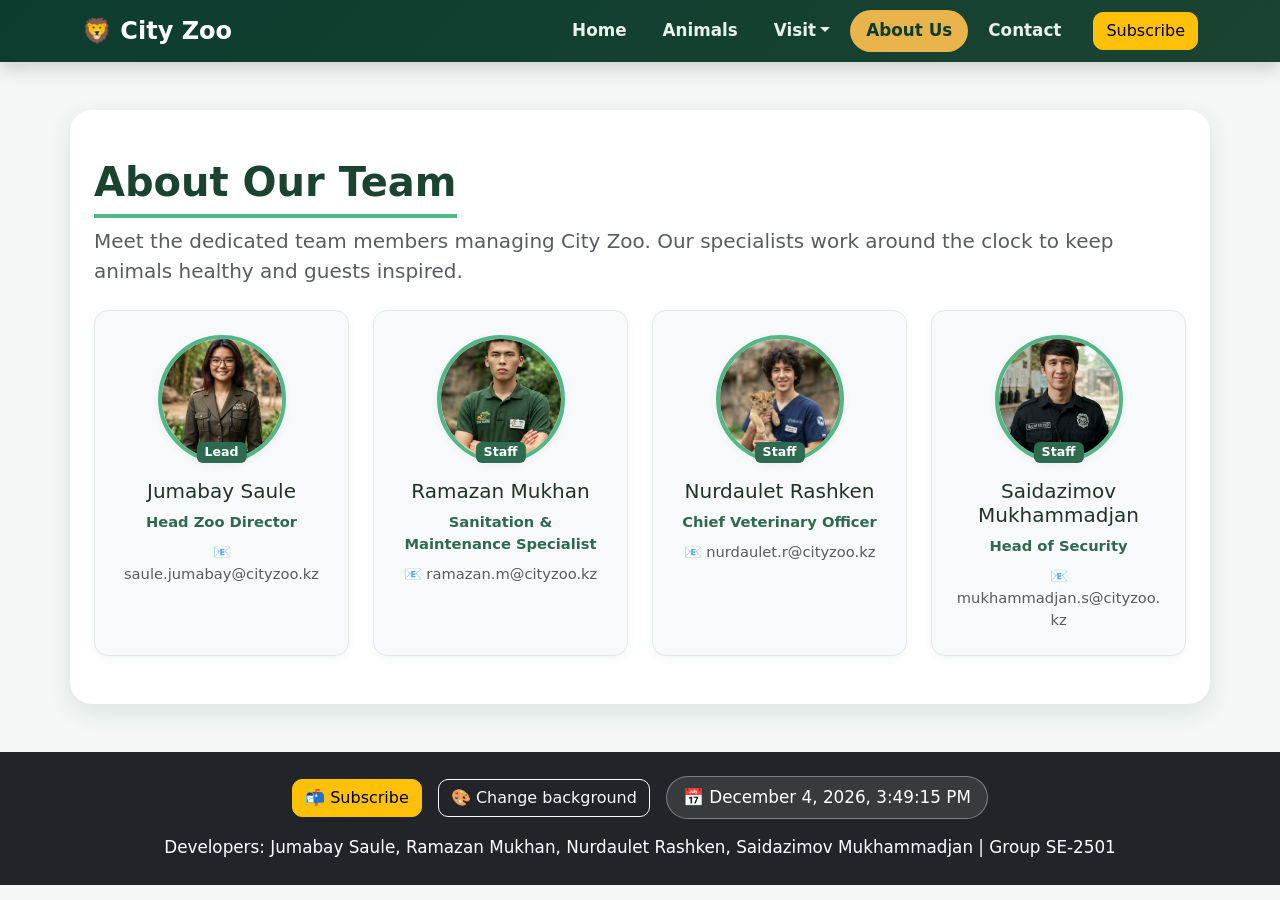
<file: about.html>
<!DOCTYPE html>
<html lang="en">
<head>
    <meta charset="UTF-8">
    <meta name="viewport" content="width=device-width, initial-scale=1.0">
    <title>City Zoo - About Us</title>
    <link href="https://cdn.jsdelivr.net/npm/bootstrap@5.3.3/dist/css/bootstrap.min.css" rel="stylesheet">
    <link rel="stylesheet" href="css/style.css">
    <link rel="stylesheet" href="css/features.css">
</head>
<body>
    <a class="visually-hidden-focusable" href="#main">Skip to main content</a>

    <header class="sticky-top">
    <nav class="navbar navbar-expand-lg navbar-dark bg-dark navbar-zoo shadow" aria-label="Main navigation">
        <div class="container">
            <a class="navbar-brand fw-bold fs-4" href="index.html">🦁 City Zoo</a>
            <button class="navbar-toggler" type="button" data-bs-toggle="collapse" data-bs-target="#mainNav" aria-controls="mainNav" aria-expanded="false" aria-label="Toggle navigation">
                <span class="navbar-toggler-icon"></span>
            </button>
            <div class="collapse navbar-collapse" id="mainNav">
                <ul class="navbar-nav ms-auto gap-lg-1 py-2 py-lg-0">
                    <li class="nav-item"><a class="nav-link fw-semibold rounded-pill px-3" href="index.html">Home</a></li>
                    <li class="nav-item"><a class="nav-link fw-semibold rounded-pill px-3" href="animals.html">Animals</a></li>
                    <li class="nav-item dropdown">
                        <a class="nav-link dropdown-toggle fw-semibold rounded-pill px-3" href="#" role="button" data-bs-toggle="dropdown" aria-expanded="false">Visit</a>
                        <ul class="dropdown-menu dropdown-menu-end">
                            <li><a class="dropdown-item" href="tickets.html">Tickets</a></li>
                            <li><a class="dropdown-item" href="schedule.html">Schedule</a></li>
                            <li><a class="dropdown-item" href="map.html">Map</a></li>
                            <li><a class="dropdown-item" href="rules.html">Rules</a></li>
                        </ul>
                    </li>
                    <li class="nav-item"><a class="nav-link active fw-semibold rounded-pill px-3" aria-current="page" href="about.html">About Us</a></li>
                    <li class="nav-item"><a class="nav-link fw-semibold rounded-pill px-3" href="contact.html">Contact</a></li>
                </ul>
                <button type="button" class="btn btn-warning ms-lg-3 mb-2 mb-lg-0" data-popup-open>Subscribe</button>
            </div>
        </div>
    </nav>
    </header>

    <main id="main" class="container page-card my-4 mt-lg-5 px-3 px-sm-4 py-4 py-lg-5">
        <div class="mb-4">
            <h1 class="pb-2 mb-2">About Our Team</h1>
            <p class="lead text-body-secondary mb-0">Meet the dedicated team members managing City Zoo. Our specialists work around the clock to keep animals healthy and guests inspired.</p>
        </div>

        <section class="row row-cols-1 row-cols-sm-2 row-cols-lg-4 g-3 g-lg-4" aria-label="Team members">
            <div class="col">
                <div class="card card-zoo h-100 text-center bg-light p-3 p-lg-4">
                    <div class="avatar-wrapper position-relative mx-auto mb-3">
                        <img src="images/saule.jpg" alt="Jumabay Saule" class="team-avatar rounded-circle w-100 h-100">
                        <span class="badge text-bg-success position-absolute bottom-0 start-50 translate-middle-x">Lead</span>
                    </div>
                    <h3 class="h5">Jumabay Saule</h3>
                    <p class="fw-semibold text-success small mb-2">Head Zoo Director</p>
                    <p class="small text-body-secondary text-break mb-0">📧 saule.jumabay@cityzoo.kz</p>
                </div>
            </div>
            <div class="col">
                <div class="card card-zoo h-100 text-center bg-light p-3 p-lg-4">
                    <div class="avatar-wrapper position-relative mx-auto mb-3">
                        <img src="images/ramazan.jpg" alt="Ramazan Mukhan" class="team-avatar rounded-circle w-100 h-100">
                        <span class="badge text-bg-success position-absolute bottom-0 start-50 translate-middle-x">Staff</span>
                    </div>
                    <h3 class="h5">Ramazan Mukhan</h3>
                    <p class="fw-semibold text-success small mb-2">Sanitation & Maintenance Specialist</p>
                    <p class="small text-body-secondary text-break mb-0">📧 ramazan.m@cityzoo.kz</p>
                </div>
            </div>
            <div class="col">
                <div class="card card-zoo h-100 text-center bg-light p-3 p-lg-4">
                    <div class="avatar-wrapper position-relative mx-auto mb-3">
                        <img src="images/nurdaulet.jpg" alt="Nurdaulet Rashken" class="team-avatar rounded-circle w-100 h-100">
                        <span class="badge text-bg-success position-absolute bottom-0 start-50 translate-middle-x">Staff</span>
                    </div>
                    <h3 class="h5">Nurdaulet Rashken</h3>
                    <p class="fw-semibold text-success small mb-2">Chief Veterinary Officer</p>
                    <p class="small text-body-secondary text-break mb-0">📧 nurdaulet.r@cityzoo.kz</p>
                </div>
            </div>
            <div class="col">
                <div class="card card-zoo h-100 text-center bg-light p-3 p-lg-4">
                    <div class="avatar-wrapper position-relative mx-auto mb-3">
                        <img src="images/mukhammadjan.jpg" alt="Saidazimov Mukhammadjan" class="team-avatar rounded-circle w-100 h-100">
                        <span class="badge text-bg-success position-absolute bottom-0 start-50 translate-middle-x">Staff</span>
                    </div>
                    <h3 class="h5">Saidazimov Mukhammadjan</h3>
                    <p class="fw-semibold text-success small mb-2">Head of Security</p>
                    <p class="small text-body-secondary text-break mb-0">📧 mukhammadjan.s@cityzoo.kz</p>
                </div>
            </div>
        </section>
    </main>

    <footer class="bg-dark text-white text-center mt-5 py-4 px-3">
        <!-- Tasks 3, 4, 5: subscribe button, background colour button, date and time -->
        <div class="d-flex flex-wrap justify-content-center align-items-center gap-2 gap-md-3 mb-3">
            <button type="button" class="btn btn-warning" data-popup-open>📬 Subscribe</button>
            <button type="button" class="btn btn-outline-light" id="bg-color-btn">🎨 Change background</button>
            <div class="datetime-block rounded-pill px-3 py-2" id="datetime-block"><span aria-hidden="true">📅</span> <time id="current-datetime" datetime="">Loading…</time></div>
        </div>
        <p class="mb-0">Developers: Jumabay Saule, Ramazan Mukhan, Nurdaulet Rashken, Saidazimov Mukhammadjan | Group SE-2501</p>
    </footer>

    <!-- Task 3: subscription pop-up (hidden by default, opened with JavaScript) -->
    <div class="popup-overlay p-3" id="subscribe-popup" aria-hidden="true">
        <div class="popup-box p-4 p-md-5" role="dialog" aria-modal="true" aria-labelledby="subscribe-title">
            <button type="button" class="btn-close popup-close" aria-label="Close subscription form" data-popup-close></button>
            <h2 class="h3 mb-1 pe-4" id="subscribe-title">📬 Subscribe to City Zoo News</h2>
            <p class="text-body-secondary">Get news about new animals, events and special offers.</p>
            <form id="subscribe-form" data-validate novalidate>
                <div class="alert alert-success d-none form-success" role="status">🎉 Thank you! You are now subscribed to City Zoo news.</div>
                <div class="mb-3">
                    <label for="sub-name" class="form-label fw-semibold">Your Name</label>
                    <input type="text" class="form-control" id="sub-name" name="name" placeholder="Enter your name" autocomplete="name" data-label="Name" data-rules="required|min:2" aria-describedby="sub-name-error">
                    <div class="invalid-feedback" id="sub-name-error" aria-live="polite"></div>
                </div>
                <div class="mb-3">
                    <label for="sub-email" class="form-label fw-semibold">Email Address</label>
                    <input type="email" class="form-control" id="sub-email" name="email" placeholder="example@mail.com" autocomplete="email" data-label="Email" data-rules="required|email" aria-describedby="sub-email-error">
                    <div class="invalid-feedback" id="sub-email-error" aria-live="polite"></div>
                </div>
                <div class="d-flex flex-wrap gap-2">
                    <button type="submit" class="btn btn-success">Subscribe</button>
                    <button type="button" class="btn btn-outline-secondary" data-popup-close>Cancel</button>
                </div>
            </form>
        </div>
    </div>

    <script src="https://cdn.jsdelivr.net/npm/bootstrap@5.3.3/dist/js/bootstrap.bundle.min.js"></script>
    <script src="js/validation.js"></script>
    <script src="js/accordion.js"></script>
    <script src="js/popup.js"></script>
    <script src="js/main.js"></script>
</body>
</html>
</file>
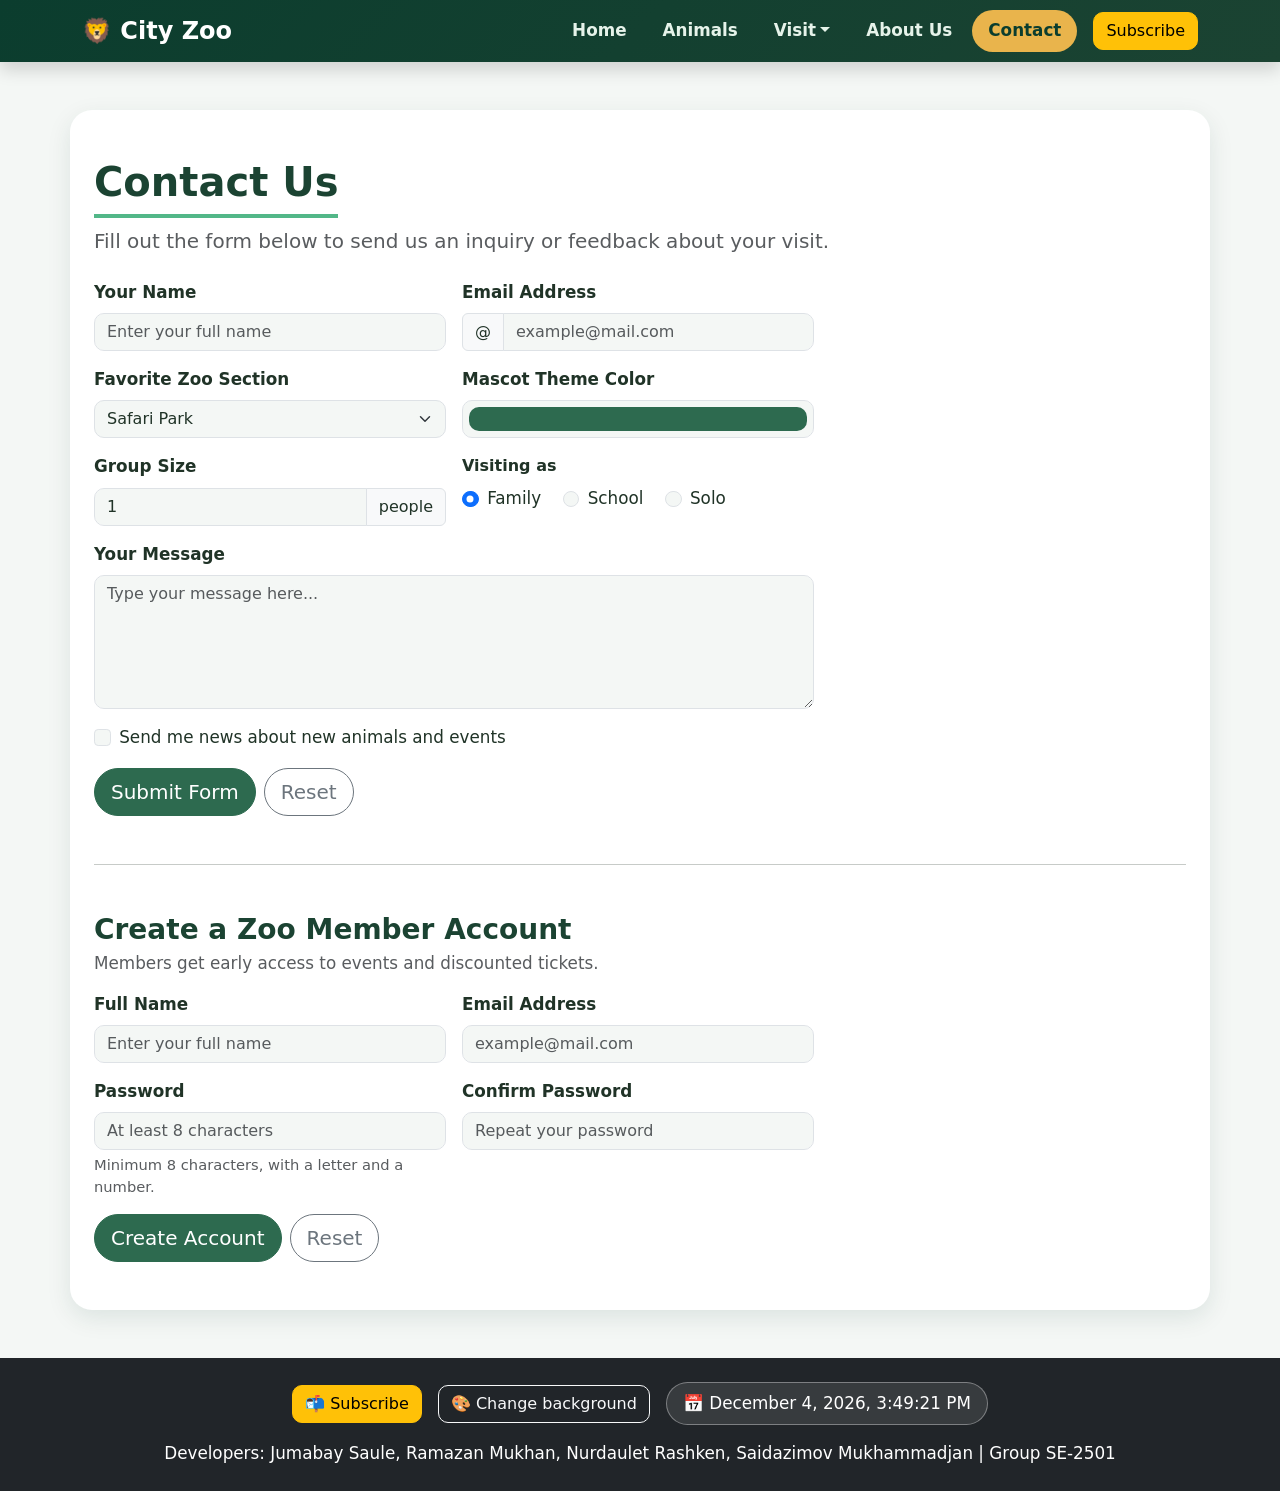
<file: contact.html>
<!DOCTYPE html>
<html lang="en">
<head>
    <meta charset="UTF-8">
    <meta name="viewport" content="width=device-width, initial-scale=1.0">
    <title>City Zoo - Contact Us</title>
    <link href="https://cdn.jsdelivr.net/npm/bootstrap@5.3.3/dist/css/bootstrap.min.css" rel="stylesheet">
    <link rel="stylesheet" href="css/style.css">
    <link rel="stylesheet" href="css/features.css">
</head>
<body>
    <a class="visually-hidden-focusable" href="#main">Skip to main content</a>

    <header class="sticky-top">
    <nav class="navbar navbar-expand-lg navbar-dark bg-dark navbar-zoo shadow" aria-label="Main navigation">
        <div class="container">
            <a class="navbar-brand fw-bold fs-4" href="index.html">🦁 City Zoo</a>
            <button class="navbar-toggler" type="button" data-bs-toggle="collapse" data-bs-target="#mainNav" aria-controls="mainNav" aria-expanded="false" aria-label="Toggle navigation">
                <span class="navbar-toggler-icon"></span>
            </button>
            <div class="collapse navbar-collapse" id="mainNav">
                <ul class="navbar-nav ms-auto gap-lg-1 py-2 py-lg-0">
                    <li class="nav-item"><a class="nav-link fw-semibold rounded-pill px-3" href="index.html">Home</a></li>
                    <li class="nav-item"><a class="nav-link fw-semibold rounded-pill px-3" href="animals.html">Animals</a></li>
                    <li class="nav-item dropdown">
                        <a class="nav-link dropdown-toggle fw-semibold rounded-pill px-3" href="#" role="button" data-bs-toggle="dropdown" aria-expanded="false">Visit</a>
                        <ul class="dropdown-menu dropdown-menu-end">
                            <li><a class="dropdown-item" href="tickets.html">Tickets</a></li>
                            <li><a class="dropdown-item" href="schedule.html">Schedule</a></li>
                            <li><a class="dropdown-item" href="map.html">Map</a></li>
                            <li><a class="dropdown-item" href="rules.html">Rules</a></li>
                        </ul>
                    </li>
                    <li class="nav-item"><a class="nav-link fw-semibold rounded-pill px-3" href="about.html">About Us</a></li>
                    <li class="nav-item"><a class="nav-link active fw-semibold rounded-pill px-3" aria-current="page" href="contact.html">Contact</a></li>
                </ul>
                <button type="button" class="btn btn-warning ms-lg-3 mb-2 mb-lg-0" data-popup-open>Subscribe</button>
            </div>
        </div>
    </nav>
    </header>

    <main id="main" class="container page-card my-4 mt-lg-5 px-3 px-sm-4 py-4 py-lg-5">
        <div class="mb-4">
            <h1 class="pb-2 mb-2">Contact Us</h1>
            <p class="lead text-body-secondary mb-0">Fill out the form below to send us an inquiry or feedback about your visit.</p>
        </div>

        <div class="row">
            <div class="col-12 col-lg-8">
                <form id="contact-form" action="#" method="post" data-validate novalidate>
                    <div class="alert alert-success d-none form-success mb-3" role="status">✅ Thank you! Your message has been sent. We will reply soon.</div>
                    <div class="row g-3">
                        <div class="col-12 col-md-6">
                            <label for="name" class="form-label fw-semibold">Your Name</label>
                            <input type="text" class="form-control" id="name" name="name" placeholder="Enter your full name" autocomplete="name" data-label="Name" data-rules="required|min:2" aria-describedby="name-error">
                            <div class="invalid-feedback" id="name-error" aria-live="polite"></div>
                        </div>
                        <div class="col-12 col-md-6">
                            <label for="email" class="form-label fw-semibold">Email Address</label>
                            <div class="input-group">
                                <span class="input-group-text" id="email-addon">@</span>
                                <input type="email" class="form-control" id="email" name="email" placeholder="example@mail.com" autocomplete="email" data-label="Email" data-rules="required|email" aria-describedby="email-addon email-error">
                            </div>
                            <div class="invalid-feedback" id="email-error" aria-live="polite"></div>
                        </div>
                        <div class="col-12 col-md-6">
                            <label for="section" class="form-label fw-semibold">Favorite Zoo Section</label>
                            <select class="form-select" id="section" name="section">
                                <option value="safari">Safari Park</option>
                                <option value="aquarium">Aquarium</option>
                                <option value="birds">Aviary &amp; Birds</option>
                                <option value="reptiles">Reptile House</option>
                            </select>
                        </div>
                        <div class="col-12 col-md-6">
                            <label for="color" class="form-label fw-semibold">Mascot Theme Color</label>
                            <input type="color" class="form-control form-control-color w-100" id="color" name="color" value="#2d6a4f" title="Choose your color">
                        </div>
                        <div class="col-12 col-md-6">
                            <label for="visitors" class="form-label fw-semibold">Group Size</label>
                            <div class="input-group">
                                <input type="number" class="form-control" id="visitors" name="visitors" value="1" data-label="Group size" data-rules="required|range:1:100" aria-describedby="visitors-addon visitors-error">
                                <span class="input-group-text" id="visitors-addon">people</span>
                            </div>
                            <div class="invalid-feedback" id="visitors-error" aria-live="polite"></div>
                        </div>
                        <fieldset class="col-12 col-md-6">
                            <legend class="form-label fw-semibold fs-6">Visiting as</legend>
                            <div class="form-check form-check-inline">
                                <input class="form-check-input" type="radio" name="visitType" id="v-family" value="family" checked>
                                <label class="form-check-label" for="v-family">Family</label>
                            </div>
                            <div class="form-check form-check-inline">
                                <input class="form-check-input" type="radio" name="visitType" id="v-school" value="school">
                                <label class="form-check-label" for="v-school">School</label>
                            </div>
                            <div class="form-check form-check-inline">
                                <input class="form-check-input" type="radio" name="visitType" id="v-solo" value="solo">
                                <label class="form-check-label" for="v-solo">Solo</label>
                            </div>
                        </fieldset>
                        <div class="col-12">
                            <label for="message" class="form-label fw-semibold">Your Message</label>
                            <textarea class="form-control" id="message" name="message" rows="5" placeholder="Type your message here..." data-label="Message" data-rules="required|min:10" aria-describedby="message-error"></textarea>
                            <div class="invalid-feedback" id="message-error" aria-live="polite"></div>
                        </div>
                        <div class="col-12">
                            <div class="form-check">
                                <input class="form-check-input" type="checkbox" id="newsletter" name="newsletter">
                                <label class="form-check-label" for="newsletter">Send me news about new animals and events</label>
                            </div>
                        </div>
                        <div class="col-12 d-flex flex-wrap gap-2">
                            <button type="submit" class="btn btn-success btn-lg">Submit Form</button>
                            <button type="reset" class="btn btn-outline-secondary btn-lg">Reset</button>
                        </div>
                    </div>
                </form>
            </div>
        </div>

        <!-- Task 1: sign-up form with password length and password confirmation checks -->
        <hr class="my-5">
        <div class="row">
            <div class="col-12 col-lg-8">
                <h2 class="mb-1">Create a Zoo Member Account</h2>
                <p class="text-body-secondary">Members get early access to events and discounted tickets.</p>
                <form id="register-form" action="#" method="post" data-validate novalidate>
                    <div class="alert alert-success d-none form-success mb-3" role="status">🎉 Account created successfully. Welcome to City Zoo!</div>
                    <div class="row g-3">
                        <div class="col-12 col-md-6">
                            <label for="reg-name" class="form-label fw-semibold">Full Name</label>
                            <input type="text" class="form-control" id="reg-name" name="name" placeholder="Enter your full name" autocomplete="name" data-label="Full name" data-rules="required|min:2" aria-describedby="reg-name-error">
                            <div class="invalid-feedback" id="reg-name-error" aria-live="polite"></div>
                        </div>
                        <div class="col-12 col-md-6">
                            <label for="reg-email" class="form-label fw-semibold">Email Address</label>
                            <input type="email" class="form-control" id="reg-email" name="email" placeholder="example@mail.com" autocomplete="email" data-label="Email" data-rules="required|email" aria-describedby="reg-email-error">
                            <div class="invalid-feedback" id="reg-email-error" aria-live="polite"></div>
                        </div>
                        <div class="col-12 col-md-6">
                            <label for="reg-password" class="form-label fw-semibold">Password</label>
                            <input type="password" class="form-control" id="reg-password" name="password" placeholder="At least 8 characters" autocomplete="new-password" data-label="Password" data-rules="required|min:8|password" aria-describedby="reg-password-hint reg-password-error">
                            <div class="form-text" id="reg-password-hint">Minimum 8 characters, with a letter and a number.</div>
                            <div class="invalid-feedback" id="reg-password-error" aria-live="polite"></div>
                        </div>
                        <div class="col-12 col-md-6">
                            <label for="reg-confirm" class="form-label fw-semibold">Confirm Password</label>
                            <input type="password" class="form-control" id="reg-confirm" name="confirm" placeholder="Repeat your password" autocomplete="new-password" data-label="Password confirmation" data-rules="required|match:reg-password" aria-describedby="reg-confirm-error">
                            <div class="invalid-feedback" id="reg-confirm-error" aria-live="polite"></div>
                        </div>
                        <div class="col-12 d-flex flex-wrap gap-2">
                            <button type="submit" class="btn btn-success btn-lg">Create Account</button>
                            <button type="reset" class="btn btn-outline-secondary btn-lg">Reset</button>
                        </div>
                    </div>
                </form>
            </div>
        </div>
    </main>

    <footer class="bg-dark text-white text-center mt-5 py-4 px-3">
        <!-- Tasks 3, 4, 5: subscribe button, background colour button, date and time -->
        <div class="d-flex flex-wrap justify-content-center align-items-center gap-2 gap-md-3 mb-3">
            <button type="button" class="btn btn-warning" data-popup-open>📬 Subscribe</button>
            <button type="button" class="btn btn-outline-light" id="bg-color-btn">🎨 Change background</button>
            <div class="datetime-block rounded-pill px-3 py-2" id="datetime-block"><span aria-hidden="true">📅</span> <time id="current-datetime" datetime="">Loading…</time></div>
        </div>
        <p class="mb-0">Developers: Jumabay Saule, Ramazan Mukhan, Nurdaulet Rashken, Saidazimov Mukhammadjan | Group SE-2501</p>
    </footer>

    <!-- Task 3: subscription pop-up (hidden by default, opened with JavaScript) -->
    <div class="popup-overlay p-3" id="subscribe-popup" aria-hidden="true">
        <div class="popup-box p-4 p-md-5" role="dialog" aria-modal="true" aria-labelledby="subscribe-title">
            <button type="button" class="btn-close popup-close" aria-label="Close subscription form" data-popup-close></button>
            <h2 class="h3 mb-1 pe-4" id="subscribe-title">📬 Subscribe to City Zoo News</h2>
            <p class="text-body-secondary">Get news about new animals, events and special offers.</p>
            <form id="subscribe-form" data-validate novalidate>
                <div class="alert alert-success d-none form-success" role="status">🎉 Thank you! You are now subscribed to City Zoo news.</div>
                <div class="mb-3">
                    <label for="sub-name" class="form-label fw-semibold">Your Name</label>
                    <input type="text" class="form-control" id="sub-name" name="name" placeholder="Enter your name" autocomplete="name" data-label="Name" data-rules="required|min:2" aria-describedby="sub-name-error">
                    <div class="invalid-feedback" id="sub-name-error" aria-live="polite"></div>
                </div>
                <div class="mb-3">
                    <label for="sub-email" class="form-label fw-semibold">Email Address</label>
                    <input type="email" class="form-control" id="sub-email" name="email" placeholder="example@mail.com" autocomplete="email" data-label="Email" data-rules="required|email" aria-describedby="sub-email-error">
                    <div class="invalid-feedback" id="sub-email-error" aria-live="polite"></div>
                </div>
                <div class="d-flex flex-wrap gap-2">
                    <button type="submit" class="btn btn-success">Subscribe</button>
                    <button type="button" class="btn btn-outline-secondary" data-popup-close>Cancel</button>
                </div>
            </form>
        </div>
    </div>

    <script src="https://cdn.jsdelivr.net/npm/bootstrap@5.3.3/dist/js/bootstrap.bundle.min.js"></script>
    <script src="js/validation.js"></script>
    <script src="js/accordion.js"></script>
    <script src="js/popup.js"></script>
    <script src="js/main.js"></script>
</body>
</html>
</file>
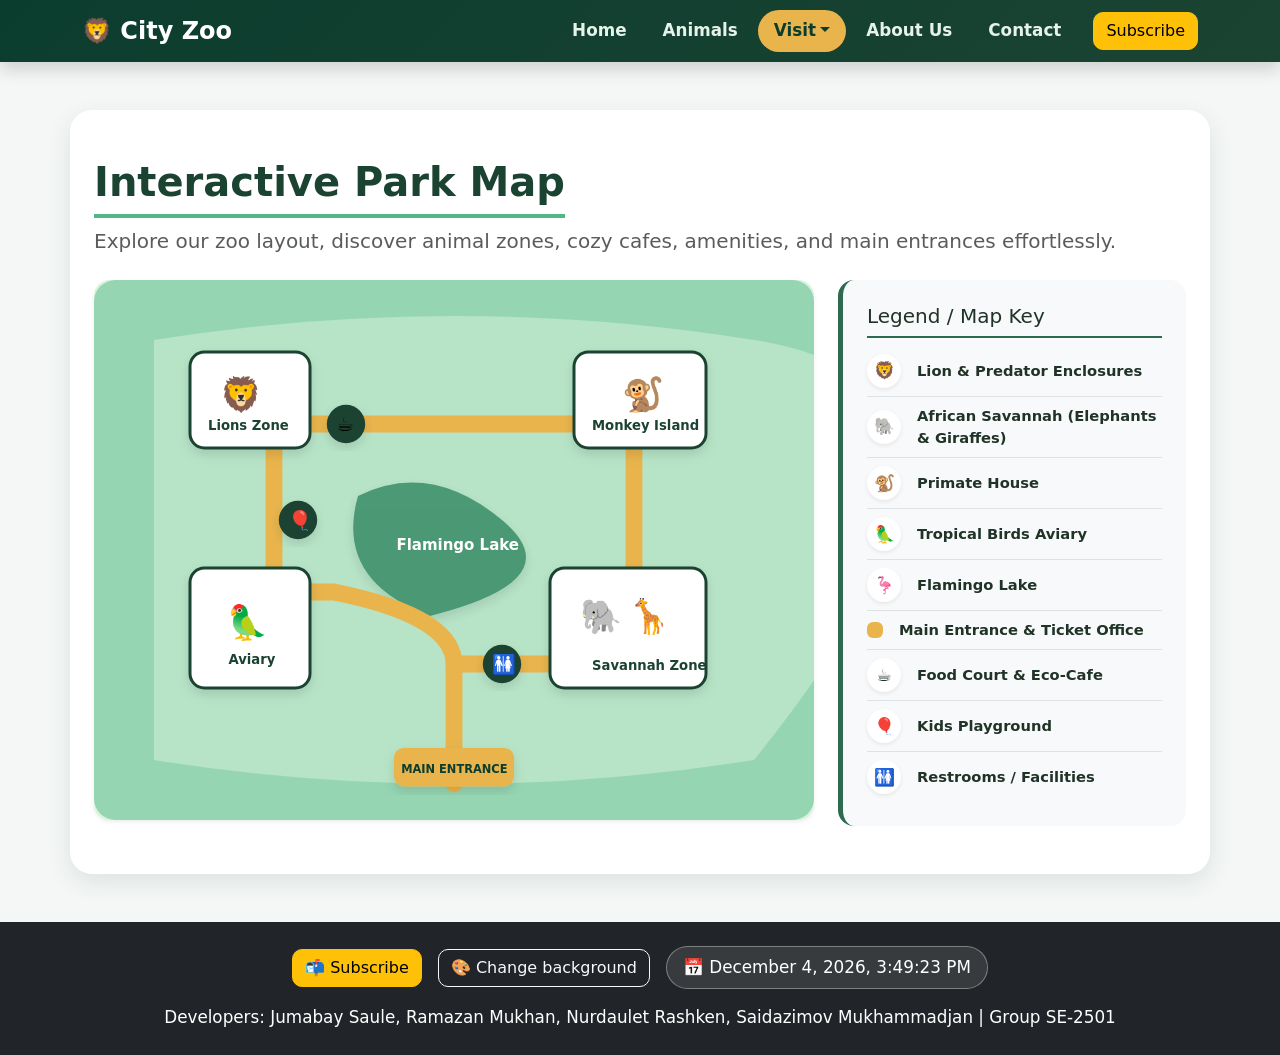
<file: map.html>
<!DOCTYPE html>
<html lang="en">
<head>
    <meta charset="UTF-8">
    <meta name="viewport" content="width=device-width, initial-scale=1.0">
    <title>City Zoo - Park Map</title>
    <link href="https://cdn.jsdelivr.net/npm/bootstrap@5.3.3/dist/css/bootstrap.min.css" rel="stylesheet">
    <link rel="stylesheet" href="css/style.css">
    <link rel="stylesheet" href="css/features.css">
</head>
<body>
    <a class="visually-hidden-focusable" href="#main">Skip to main content</a>

    <header class="sticky-top">
    <nav class="navbar navbar-expand-lg navbar-dark bg-dark navbar-zoo shadow" aria-label="Main navigation">
        <div class="container">
            <a class="navbar-brand fw-bold fs-4" href="index.html">🦁 City Zoo</a>
            <button class="navbar-toggler" type="button" data-bs-toggle="collapse" data-bs-target="#mainNav" aria-controls="mainNav" aria-expanded="false" aria-label="Toggle navigation">
                <span class="navbar-toggler-icon"></span>
            </button>
            <div class="collapse navbar-collapse" id="mainNav">
                <ul class="navbar-nav ms-auto gap-lg-1 py-2 py-lg-0">
                    <li class="nav-item"><a class="nav-link fw-semibold rounded-pill px-3" href="index.html">Home</a></li>
                    <li class="nav-item"><a class="nav-link fw-semibold rounded-pill px-3" href="animals.html">Animals</a></li>
                    <li class="nav-item dropdown">
                        <a class="nav-link dropdown-toggle active fw-semibold rounded-pill px-3" href="#" role="button" data-bs-toggle="dropdown" aria-expanded="false">Visit</a>
                        <ul class="dropdown-menu dropdown-menu-end">
                            <li><a class="dropdown-item" href="tickets.html">Tickets</a></li>
                            <li><a class="dropdown-item" href="schedule.html">Schedule</a></li>
                            <li><a class="dropdown-item active" aria-current="page" href="map.html">Map</a></li>
                            <li><a class="dropdown-item" href="rules.html">Rules</a></li>
                        </ul>
                    </li>
                    <li class="nav-item"><a class="nav-link fw-semibold rounded-pill px-3" href="about.html">About Us</a></li>
                    <li class="nav-item"><a class="nav-link fw-semibold rounded-pill px-3" href="contact.html">Contact</a></li>
                </ul>
                <button type="button" class="btn btn-warning ms-lg-3 mb-2 mb-lg-0" data-popup-open>Subscribe</button>
            </div>
        </div>
    </nav>
    </header>

    <main id="main" class="container page-card my-4 mt-lg-5 px-3 px-sm-4 py-4 py-lg-5">
        <div class="mb-4">
            <h1 class="pb-2 mb-2">Interactive Park Map</h1>
            <p class="lead text-body-secondary mb-0">Explore our zoo layout, discover animal zones, cozy cafes, amenities, and main entrances effortlessly.</p>
        </div>

        <div class="row g-4">
            <div class="col-12 col-lg-8">
                <div class="map-graphic rounded-4 overflow-hidden shadow-sm">
                    <svg viewBox="0 0 600 450" width="100%" height="auto" role="img" aria-label="Illustrated map of City Zoo showing animal zones, cafe, restrooms and the main entrance">
                    <defs>
                        <filter id="shadow" x="-20%" y="-20%" width="140%" height="140%">
                            <feDropShadow dx="0" dy="4" stdDeviation="5" flood-color="#000000" flood-opacity="0.12"/>
                        </filter>
                    </defs>

                    <rect width="600" height="450" fill="#95d5b2" rx="18"/>
                    <path d="M 50 50 Q 300 10 550 50 T 550 400 Q 300 440 50 400 Z" fill="#b7e4c7"/>

                    <path d="M 220 180 Q 280 150 340 200 T 280 280 Q 200 250 220 180 Z" fill="#40916c" filter="url(#shadow)" opacity="0.9"/>
                    <text x="252" y="225" font-size="12.5" fill="#ffffff" font-weight="bold" font-family="system-ui, sans-serif">Flamingo Lake</text>

                    <path d="M 300 420 L 300 320 Q 300 280 200 260 L 100 260" stroke="#e9b44c" stroke-width="14" stroke-linecap="round" stroke-linejoin="round" fill="none"/>
                    <path d="M 300 320 L 450 320 L 450 120 L 150 120 L 150 260" stroke="#e9b44c" stroke-width="14" stroke-linecap="round" stroke-linejoin="round" fill="none"/>

                    <rect x="80" y="60" width="100" height="80" fill="#ffffff" stroke="#1b4332" stroke-width="2.5" rx="12" filter="url(#shadow)"/>
                    <text x="105" y="105" font-size="28">🦁</text>
                    <text x="95" y="125" font-size="11" font-weight="bold" fill="#1b4332">Lions Zone</text>

                    <rect x="400" y="60" width="110" height="80" fill="#ffffff" stroke="#1b4332" stroke-width="2.5" rx="12" filter="url(#shadow)"/>
                    <text x="440" y="105" font-size="28">🐒</text>
                    <text x="415" y="125" font-size="11" font-weight="bold" fill="#1b4332">Monkey Island</text>

                    <rect x="380" y="240" width="130" height="100" fill="#ffffff" stroke="#1b4332" stroke-width="2.5" rx="12" filter="url(#shadow)"/>
                    <text x="405" y="290" font-size="28">🐘</text>
                    <text x="445" y="290" font-size="28">🦒</text>
                    <text x="415" y="325" font-size="11" font-weight="bold" fill="#1b4332">Savannah Zone</text>

                    <rect x="80" y="240" width="100" height="100" fill="#ffffff" stroke="#1b4332" stroke-width="2.5" rx="12" filter="url(#shadow)"/>
                    <text x="110" y="295" font-size="28">🦜</text>
                    <text x="112" y="320" font-size="11" font-weight="bold" fill="#1b4332">Aviary</text>

                    <g filter="url(#shadow)">
                        <rect x="250" y="390" width="100" height="32" fill="#e9b44c" rx="8"/>
                        <text x="256" y="411" font-size="9.5" fill="#0b3d2e" font-weight="bold" font-family="system-ui, sans-serif">MAIN ENTRANCE</text>
                    </g>

                    <g filter="url(#shadow)">
                        <circle cx="210" cy="120" r="16" fill="#1b4332"/>
                        <text x="202" y="126" font-size="16">☕</text>
                    </g>

                    <g filter="url(#shadow)">
                        <circle cx="340" cy="320" r="16" fill="#1b4332"/>
                        <text x="332" y="326" font-size="16">🚻</text>
                    </g>

                    <g filter="url(#shadow)">
                        <circle cx="170" cy="200" r="16" fill="#1b4332"/>
                        <text x="162" y="206" font-size="16">🎈</text>
                    </g>
                </svg>
                </div>
            </div>
            <aside class="col-12 col-lg-4" aria-label="Map legend">
                <div class="map-legend bg-light rounded-4 p-3 p-lg-4">
                    <h2 class="h5 border-bottom border-success border-2 pb-2 mb-2">Legend / Map Key</h2>
                    <ul class="list-group list-group-flush">
                    <li class="list-group-item bg-transparent d-flex align-items-center gap-3 px-0"><span class="legend-icon d-flex align-items-center justify-content-center bg-white rounded-circle shadow-sm" aria-hidden="true">🦁</span><strong class="small">Lion & Predator Enclosures</strong></li>
                    <li class="list-group-item bg-transparent d-flex align-items-center gap-3 px-0"><span class="legend-icon d-flex align-items-center justify-content-center bg-white rounded-circle shadow-sm" aria-hidden="true">🐘</span><strong class="small">African Savannah (Elephants & Giraffes)</strong></li>
                    <li class="list-group-item bg-transparent d-flex align-items-center gap-3 px-0"><span class="legend-icon d-flex align-items-center justify-content-center bg-white rounded-circle shadow-sm" aria-hidden="true">🐒</span><strong class="small">Primate House</strong></li>
                    <li class="list-group-item bg-transparent d-flex align-items-center gap-3 px-0"><span class="legend-icon d-flex align-items-center justify-content-center bg-white rounded-circle shadow-sm" aria-hidden="true">🦜</span><strong class="small">Tropical Birds Aviary</strong></li>
                    <li class="list-group-item bg-transparent d-flex align-items-center gap-3 px-0"><span class="legend-icon d-flex align-items-center justify-content-center bg-white rounded-circle shadow-sm" aria-hidden="true">🦩</span><strong class="small">Flamingo Lake</strong></li>
                    <li class="list-group-item bg-transparent d-flex align-items-center gap-3 px-0"><span class="legend-badge rounded-2" aria-hidden="true"></span><strong class="small">Main Entrance & Ticket Office</strong></li>
                    <li class="list-group-item bg-transparent d-flex align-items-center gap-3 px-0"><span class="legend-icon d-flex align-items-center justify-content-center bg-white rounded-circle shadow-sm" aria-hidden="true">☕</span><strong class="small">Food Court & Eco-Cafe</strong></li>
                    <li class="list-group-item bg-transparent d-flex align-items-center gap-3 px-0"><span class="legend-icon d-flex align-items-center justify-content-center bg-white rounded-circle shadow-sm" aria-hidden="true">🎈</span><strong class="small">Kids Playground</strong></li>
                    <li class="list-group-item bg-transparent d-flex align-items-center gap-3 px-0"><span class="legend-icon d-flex align-items-center justify-content-center bg-white rounded-circle shadow-sm" aria-hidden="true">🚻</span><strong class="small">Restrooms / Facilities</strong></li>
                    </ul>
                </div>
            </aside>
        </div>
    </main>

    <footer class="bg-dark text-white text-center mt-5 py-4 px-3">
        <!-- Tasks 3, 4, 5: subscribe button, background colour button, date and time -->
        <div class="d-flex flex-wrap justify-content-center align-items-center gap-2 gap-md-3 mb-3">
            <button type="button" class="btn btn-warning" data-popup-open>📬 Subscribe</button>
            <button type="button" class="btn btn-outline-light" id="bg-color-btn">🎨 Change background</button>
            <div class="datetime-block rounded-pill px-3 py-2" id="datetime-block"><span aria-hidden="true">📅</span> <time id="current-datetime" datetime="">Loading…</time></div>
        </div>
        <p class="mb-0">Developers: Jumabay Saule, Ramazan Mukhan, Nurdaulet Rashken, Saidazimov Mukhammadjan | Group SE-2501</p>
    </footer>

    <!-- Task 3: subscription pop-up (hidden by default, opened with JavaScript) -->
    <div class="popup-overlay p-3" id="subscribe-popup" aria-hidden="true">
        <div class="popup-box p-4 p-md-5" role="dialog" aria-modal="true" aria-labelledby="subscribe-title">
            <button type="button" class="btn-close popup-close" aria-label="Close subscription form" data-popup-close></button>
            <h2 class="h3 mb-1 pe-4" id="subscribe-title">📬 Subscribe to City Zoo News</h2>
            <p class="text-body-secondary">Get news about new animals, events and special offers.</p>
            <form id="subscribe-form" data-validate novalidate>
                <div class="alert alert-success d-none form-success" role="status">🎉 Thank you! You are now subscribed to City Zoo news.</div>
                <div class="mb-3">
                    <label for="sub-name" class="form-label fw-semibold">Your Name</label>
                    <input type="text" class="form-control" id="sub-name" name="name" placeholder="Enter your name" autocomplete="name" data-label="Name" data-rules="required|min:2" aria-describedby="sub-name-error">
                    <div class="invalid-feedback" id="sub-name-error" aria-live="polite"></div>
                </div>
                <div class="mb-3">
                    <label for="sub-email" class="form-label fw-semibold">Email Address</label>
                    <input type="email" class="form-control" id="sub-email" name="email" placeholder="example@mail.com" autocomplete="email" data-label="Email" data-rules="required|email" aria-describedby="sub-email-error">
                    <div class="invalid-feedback" id="sub-email-error" aria-live="polite"></div>
                </div>
                <div class="d-flex flex-wrap gap-2">
                    <button type="submit" class="btn btn-success">Subscribe</button>
                    <button type="button" class="btn btn-outline-secondary" data-popup-close>Cancel</button>
                </div>
            </form>
        </div>
    </div>

    <script src="https://cdn.jsdelivr.net/npm/bootstrap@5.3.3/dist/js/bootstrap.bundle.min.js"></script>
    <script src="js/validation.js"></script>
    <script src="js/accordion.js"></script>
    <script src="js/popup.js"></script>
    <script src="js/main.js"></script>
</body>
</html>
</file>
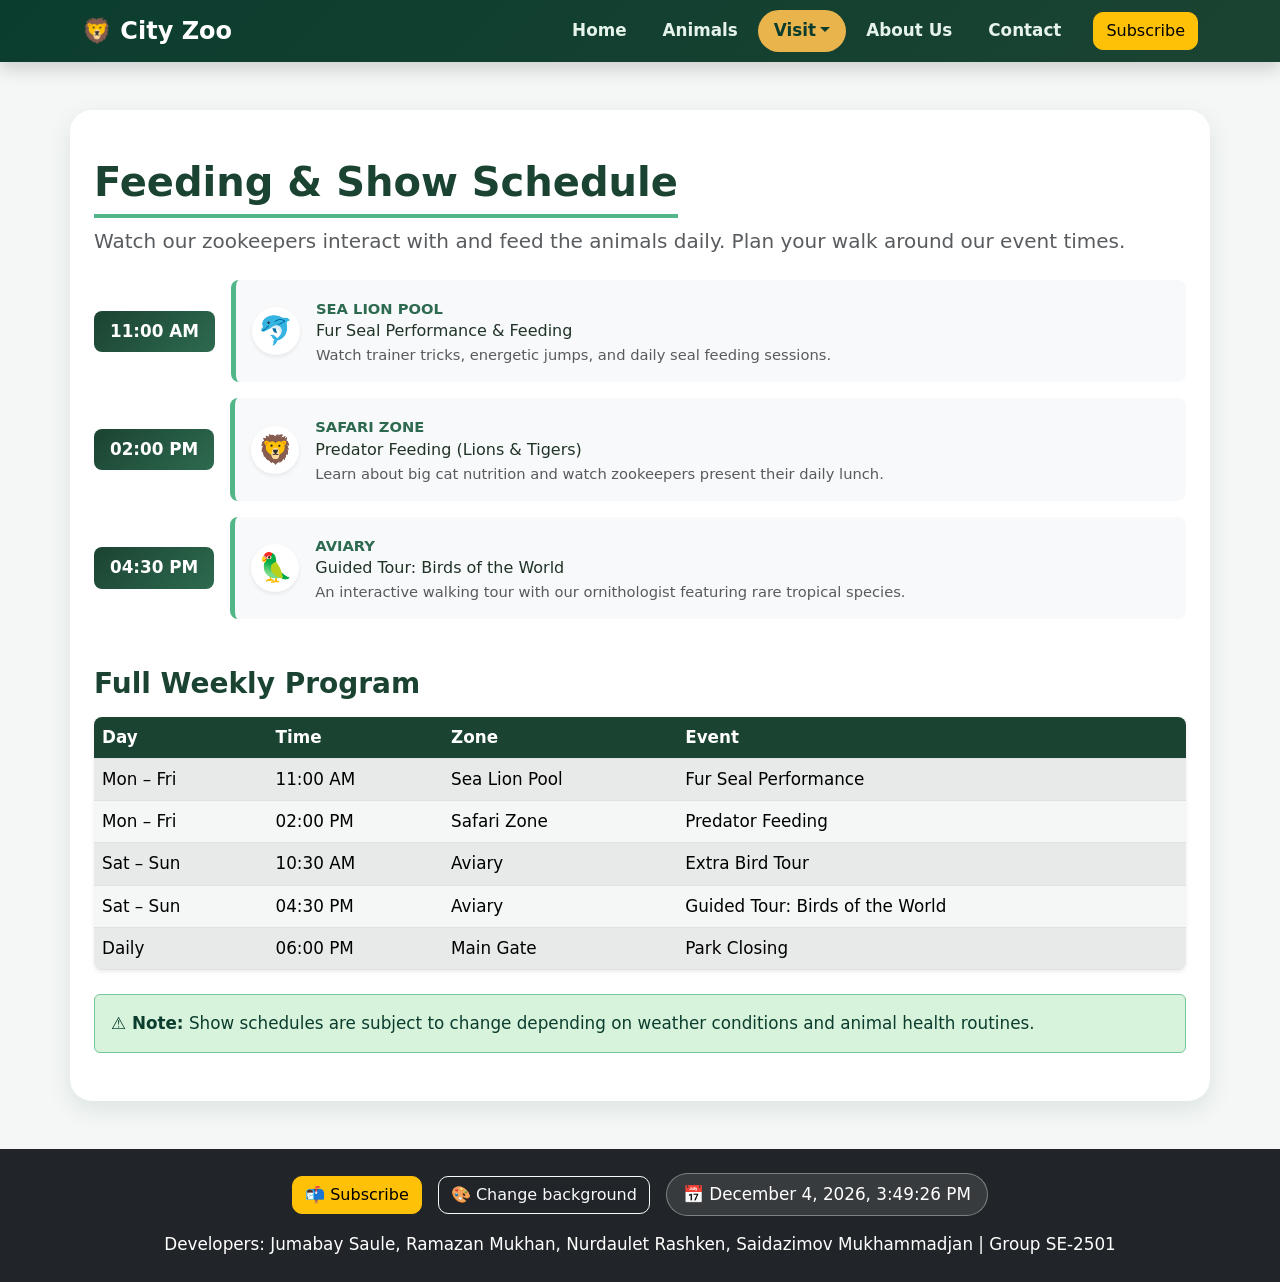
<file: schedule.html>
<!DOCTYPE html>
<html lang="en">
<head>
    <meta charset="UTF-8">
    <meta name="viewport" content="width=device-width, initial-scale=1.0">
    <title>City Zoo - Schedule</title>
    <link href="https://cdn.jsdelivr.net/npm/bootstrap@5.3.3/dist/css/bootstrap.min.css" rel="stylesheet">
    <link rel="stylesheet" href="css/style.css">
    <link rel="stylesheet" href="css/features.css">
</head>
<body>
    <a class="visually-hidden-focusable" href="#main">Skip to main content</a>

    <header class="sticky-top">
    <nav class="navbar navbar-expand-lg navbar-dark bg-dark navbar-zoo shadow" aria-label="Main navigation">
        <div class="container">
            <a class="navbar-brand fw-bold fs-4" href="index.html">🦁 City Zoo</a>
            <button class="navbar-toggler" type="button" data-bs-toggle="collapse" data-bs-target="#mainNav" aria-controls="mainNav" aria-expanded="false" aria-label="Toggle navigation">
                <span class="navbar-toggler-icon"></span>
            </button>
            <div class="collapse navbar-collapse" id="mainNav">
                <ul class="navbar-nav ms-auto gap-lg-1 py-2 py-lg-0">
                    <li class="nav-item"><a class="nav-link fw-semibold rounded-pill px-3" href="index.html">Home</a></li>
                    <li class="nav-item"><a class="nav-link fw-semibold rounded-pill px-3" href="animals.html">Animals</a></li>
                    <li class="nav-item dropdown">
                        <a class="nav-link dropdown-toggle active fw-semibold rounded-pill px-3" href="#" role="button" data-bs-toggle="dropdown" aria-expanded="false">Visit</a>
                        <ul class="dropdown-menu dropdown-menu-end">
                            <li><a class="dropdown-item" href="tickets.html">Tickets</a></li>
                            <li><a class="dropdown-item active" aria-current="page" href="schedule.html">Schedule</a></li>
                            <li><a class="dropdown-item" href="map.html">Map</a></li>
                            <li><a class="dropdown-item" href="rules.html">Rules</a></li>
                        </ul>
                    </li>
                    <li class="nav-item"><a class="nav-link fw-semibold rounded-pill px-3" href="about.html">About Us</a></li>
                    <li class="nav-item"><a class="nav-link fw-semibold rounded-pill px-3" href="contact.html">Contact</a></li>
                </ul>
                <button type="button" class="btn btn-warning ms-lg-3 mb-2 mb-lg-0" data-popup-open>Subscribe</button>
            </div>
        </div>
    </nav>
    </header>

    <main id="main" class="container page-card my-4 mt-lg-5 px-3 px-sm-4 py-4 py-lg-5">
        <div class="mb-4">
            <h1 class="pb-2 mb-2">Feeding & Show Schedule</h1>
            <p class="lead text-body-secondary mb-0">Watch our zookeepers interact with and feed the animals daily. Plan your walk around our event times.</p>
        </div>

        <section class="d-flex flex-column gap-3 mb-5" aria-label="Today's events">
            <div class="d-flex flex-column flex-sm-row align-items-sm-center gap-2 gap-sm-3">
                <div class="time-badge text-center px-3 py-2 rounded-3">11:00 AM</div>
                <div class="event-card flex-grow-1 d-flex align-items-center gap-3 bg-light rounded-3 p-3">
                    <div class="event-icon d-flex align-items-center justify-content-center bg-white rounded-circle shadow-sm fs-3" aria-hidden="true">🐬</div>
                    <div>
                        <span class="small fw-bold text-success text-uppercase">Sea Lion Pool</span>
                        <h3 class="h6 mb-1">Fur Seal Performance & Feeding</h3>
                        <p class="small text-body-secondary mb-0">Watch trainer tricks, energetic jumps, and daily seal feeding sessions.</p>
                    </div>
                </div>
            </div>
            <div class="d-flex flex-column flex-sm-row align-items-sm-center gap-2 gap-sm-3">
                <div class="time-badge text-center px-3 py-2 rounded-3">02:00 PM</div>
                <div class="event-card flex-grow-1 d-flex align-items-center gap-3 bg-light rounded-3 p-3">
                    <div class="event-icon d-flex align-items-center justify-content-center bg-white rounded-circle shadow-sm fs-3" aria-hidden="true">🦁</div>
                    <div>
                        <span class="small fw-bold text-success text-uppercase">Safari Zone</span>
                        <h3 class="h6 mb-1">Predator Feeding (Lions & Tigers)</h3>
                        <p class="small text-body-secondary mb-0">Learn about big cat nutrition and watch zookeepers present their daily lunch.</p>
                    </div>
                </div>
            </div>
            <div class="d-flex flex-column flex-sm-row align-items-sm-center gap-2 gap-sm-3">
                <div class="time-badge text-center px-3 py-2 rounded-3">04:30 PM</div>
                <div class="event-card flex-grow-1 d-flex align-items-center gap-3 bg-light rounded-3 p-3">
                    <div class="event-icon d-flex align-items-center justify-content-center bg-white rounded-circle shadow-sm fs-3" aria-hidden="true">🦜</div>
                    <div>
                        <span class="small fw-bold text-success text-uppercase">Aviary</span>
                        <h3 class="h6 mb-1">Guided Tour: Birds of the World</h3>
                        <p class="small text-body-secondary mb-0">An interactive walking tour with our ornithologist featuring rare tropical species.</p>
                    </div>
                </div>
            </div>
        </section>

        <h2 class="mb-3">Full Weekly Program</h2>
        <div class="table-responsive rounded-3 shadow-sm">
            <table class="table table-striped table-hover align-middle mb-0">
                <thead class="table-zoo">
                    <tr><th scope="col">Day</th><th scope="col">Time</th><th scope="col">Zone</th><th scope="col">Event</th></tr>
                </thead>
                <tbody>
                        <tr><td>Mon – Fri</td><td>11:00 AM</td><td>Sea Lion Pool</td><td>Fur Seal Performance</td></tr>
                        <tr><td>Mon – Fri</td><td>02:00 PM</td><td>Safari Zone</td><td>Predator Feeding</td></tr>
                        <tr><td>Sat – Sun</td><td>10:30 AM</td><td>Aviary</td><td>Extra Bird Tour</td></tr>
                        <tr><td>Sat – Sun</td><td>04:30 PM</td><td>Aviary</td><td>Guided Tour: Birds of the World</td></tr>
                        <tr><td>Daily</td><td>06:00 PM</td><td>Main Gate</td><td>Park Closing</td></tr>
                </tbody>
            </table>
        </div>

        <div class="alert alert-success mt-4 mb-0" role="note">
            <strong>⚠️ Note:</strong> Show schedules are subject to change depending on weather conditions and animal health routines.
        </div>
    </main>

    <footer class="bg-dark text-white text-center mt-5 py-4 px-3">
        <!-- Tasks 3, 4, 5: subscribe button, background colour button, date and time -->
        <div class="d-flex flex-wrap justify-content-center align-items-center gap-2 gap-md-3 mb-3">
            <button type="button" class="btn btn-warning" data-popup-open>📬 Subscribe</button>
            <button type="button" class="btn btn-outline-light" id="bg-color-btn">🎨 Change background</button>
            <div class="datetime-block rounded-pill px-3 py-2" id="datetime-block"><span aria-hidden="true">📅</span> <time id="current-datetime" datetime="">Loading…</time></div>
        </div>
        <p class="mb-0">Developers: Jumabay Saule, Ramazan Mukhan, Nurdaulet Rashken, Saidazimov Mukhammadjan | Group SE-2501</p>
    </footer>

    <!-- Task 3: subscription pop-up (hidden by default, opened with JavaScript) -->
    <div class="popup-overlay p-3" id="subscribe-popup" aria-hidden="true">
        <div class="popup-box p-4 p-md-5" role="dialog" aria-modal="true" aria-labelledby="subscribe-title">
            <button type="button" class="btn-close popup-close" aria-label="Close subscription form" data-popup-close></button>
            <h2 class="h3 mb-1 pe-4" id="subscribe-title">📬 Subscribe to City Zoo News</h2>
            <p class="text-body-secondary">Get news about new animals, events and special offers.</p>
            <form id="subscribe-form" data-validate novalidate>
                <div class="alert alert-success d-none form-success" role="status">🎉 Thank you! You are now subscribed to City Zoo news.</div>
                <div class="mb-3">
                    <label for="sub-name" class="form-label fw-semibold">Your Name</label>
                    <input type="text" class="form-control" id="sub-name" name="name" placeholder="Enter your name" autocomplete="name" data-label="Name" data-rules="required|min:2" aria-describedby="sub-name-error">
                    <div class="invalid-feedback" id="sub-name-error" aria-live="polite"></div>
                </div>
                <div class="mb-3">
                    <label for="sub-email" class="form-label fw-semibold">Email Address</label>
                    <input type="email" class="form-control" id="sub-email" name="email" placeholder="example@mail.com" autocomplete="email" data-label="Email" data-rules="required|email" aria-describedby="sub-email-error">
                    <div class="invalid-feedback" id="sub-email-error" aria-live="polite"></div>
                </div>
                <div class="d-flex flex-wrap gap-2">
                    <button type="submit" class="btn btn-success">Subscribe</button>
                    <button type="button" class="btn btn-outline-secondary" data-popup-close>Cancel</button>
                </div>
            </form>
        </div>
    </div>

    <script src="https://cdn.jsdelivr.net/npm/bootstrap@5.3.3/dist/js/bootstrap.bundle.min.js"></script>
    <script src="js/validation.js"></script>
    <script src="js/accordion.js"></script>
    <script src="js/popup.js"></script>
    <script src="js/main.js"></script>
</body>
</html>
</file>
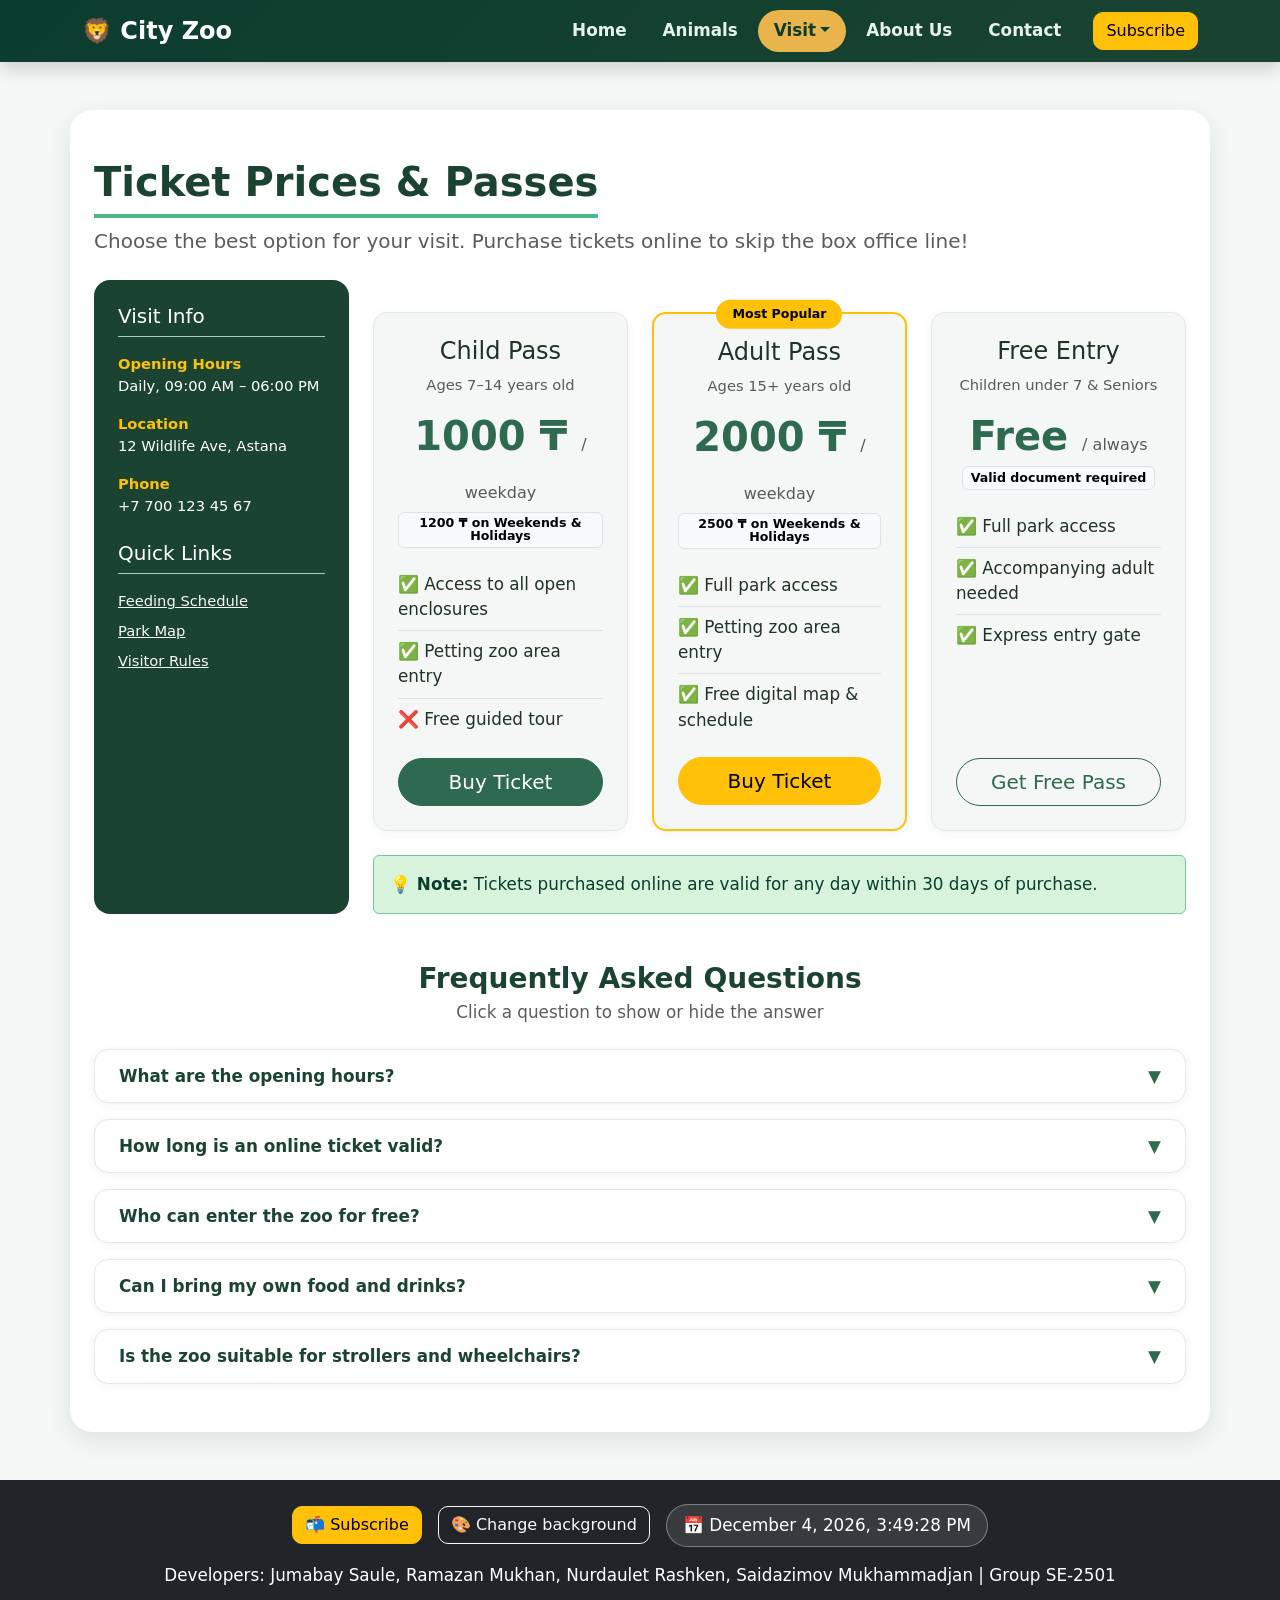
<file: tickets.html>
<!DOCTYPE html>
<html lang="en">
<head>
    <meta charset="UTF-8">
    <meta name="viewport" content="width=device-width, initial-scale=1.0">
    <title>City Zoo - Tickets & Pricing</title>
    <link href="https://cdn.jsdelivr.net/npm/bootstrap@5.3.3/dist/css/bootstrap.min.css" rel="stylesheet">
    <link rel="stylesheet" href="css/style.css">
    <link rel="stylesheet" href="css/features.css">
</head>
<body>
    <a class="visually-hidden-focusable" href="#main">Skip to main content</a>

    <header class="sticky-top">
    <nav class="navbar navbar-expand-lg navbar-dark bg-dark navbar-zoo shadow" aria-label="Main navigation">
        <div class="container">
            <a class="navbar-brand fw-bold fs-4" href="index.html">🦁 City Zoo</a>
            <button class="navbar-toggler" type="button" data-bs-toggle="collapse" data-bs-target="#mainNav" aria-controls="mainNav" aria-expanded="false" aria-label="Toggle navigation">
                <span class="navbar-toggler-icon"></span>
            </button>
            <div class="collapse navbar-collapse" id="mainNav">
                <ul class="navbar-nav ms-auto gap-lg-1 py-2 py-lg-0">
                    <li class="nav-item"><a class="nav-link fw-semibold rounded-pill px-3" href="index.html">Home</a></li>
                    <li class="nav-item"><a class="nav-link fw-semibold rounded-pill px-3" href="animals.html">Animals</a></li>
                    <li class="nav-item dropdown">
                        <a class="nav-link dropdown-toggle active fw-semibold rounded-pill px-3" href="#" role="button" data-bs-toggle="dropdown" aria-expanded="false">Visit</a>
                        <ul class="dropdown-menu dropdown-menu-end">
                            <li><a class="dropdown-item active" aria-current="page" href="tickets.html">Tickets</a></li>
                            <li><a class="dropdown-item" href="schedule.html">Schedule</a></li>
                            <li><a class="dropdown-item" href="map.html">Map</a></li>
                            <li><a class="dropdown-item" href="rules.html">Rules</a></li>
                        </ul>
                    </li>
                    <li class="nav-item"><a class="nav-link fw-semibold rounded-pill px-3" href="about.html">About Us</a></li>
                    <li class="nav-item"><a class="nav-link fw-semibold rounded-pill px-3" href="contact.html">Contact</a></li>
                </ul>
                <button type="button" class="btn btn-warning ms-lg-3 mb-2 mb-lg-0" data-popup-open>Subscribe</button>
            </div>
        </div>
    </nav>
    </header>

    <main id="main" class="container page-card my-4 mt-lg-5 px-3 px-sm-4 py-4 py-lg-5">
        <div class="mb-4">
            <h1 class="pb-2 mb-2">Ticket Prices & Passes</h1>
            <p class="lead text-body-secondary mb-0">Choose the best option for your visit. Purchase tickets online to skip the box office line!</p>
        </div>

        <!-- Task 3: sidebar (col-lg-3) + content (col-lg-9) -->
        <div class="row g-4">
            <aside class="col-12 col-lg-3" aria-label="Visit information">
                <div class="sidebar-box text-white rounded-4 p-3 p-lg-4 h-100">
                    <h2 class="h5 border-bottom border-success-subtle pb-2 mb-3 text-white">Visit Info</h2>
                    <p class="small mb-3"><strong class="d-block text-warning">Opening Hours</strong>Daily, 09:00 AM – 06:00 PM</p>
                    <p class="small mb-3"><strong class="d-block text-warning">Location</strong>12 Wildlife Ave, Astana</p>
                    <p class="small mb-4"><strong class="d-block text-warning">Phone</strong>+7 700 123 45 67</p>
                    <h2 class="h5 border-bottom border-success-subtle pb-2 mb-3 text-white">Quick Links</h2>
                    <ul class="list-unstyled small mb-0">
                        <li class="mb-2"><a class="link-light" href="schedule.html">Feeding Schedule</a></li>
                        <li class="mb-2"><a class="link-light" href="map.html">Park Map</a></li>
                        <li><a class="link-light" href="rules.html">Visitor Rules</a></li>
                    </ul>
                </div>
            </aside>
            <section class="col-12 col-lg-9">
                <div class="row row-cols-1 row-cols-md-3 g-4 mt-lg-0 pt-2">
                <div class="col">
                    <div class="card card-zoo h-100 text-center position-relative p-3 p-lg-4">
                        
                        <div class="card-body d-flex flex-column p-0">
                            <h3 class="card-title h4">Child Pass</h3>
                            <p class="text-body-secondary small">Ages 7–14 years old</p>
                            <p class="display-6 fw-bold text-success mb-1">1000 ₸ <small class="fs-6 fw-normal text-body-secondary">/ weekday</small></p>
                            <p class="mb-3"><span class="badge text-bg-light border text-wrap">1200 ₸ on Weekends & Holidays</span></p>
                            <ul class="list-group list-group-flush text-start mb-3 flex-grow-1">
                            <li class="list-group-item bg-transparent px-0">✅ Access to all open enclosures</li>
                            <li class="list-group-item bg-transparent px-0">✅ Petting zoo area entry</li>
                            <li class="list-group-item bg-transparent px-0">❌ Free guided tour</li>
                            </ul>
                            <a href="contact.html" class="btn btn-success btn-lg">Buy Ticket</a>
                        </div>
                    </div>
                </div>
                <div class="col">
                    <div class="card card-zoo h-100 text-center position-relative p-3 p-lg-4 border-warning border-2">
                        <span class="badge text-bg-warning position-absolute top-0 start-50 translate-middle px-3 py-2 rounded-pill">Most Popular</span>
                        <div class="card-body d-flex flex-column p-0">
                            <h3 class="card-title h4">Adult Pass</h3>
                            <p class="text-body-secondary small">Ages 15+ years old</p>
                            <p class="display-6 fw-bold text-success mb-1">2000 ₸ <small class="fs-6 fw-normal text-body-secondary">/ weekday</small></p>
                            <p class="mb-3"><span class="badge text-bg-light border text-wrap">2500 ₸ on Weekends & Holidays</span></p>
                            <ul class="list-group list-group-flush text-start mb-3 flex-grow-1">
                            <li class="list-group-item bg-transparent px-0">✅ Full park access</li>
                            <li class="list-group-item bg-transparent px-0">✅ Petting zoo area entry</li>
                            <li class="list-group-item bg-transparent px-0">✅ Free digital map & schedule</li>
                            </ul>
                            <a href="contact.html" class="btn btn-warning btn-lg">Buy Ticket</a>
                        </div>
                    </div>
                </div>
                <div class="col">
                    <div class="card card-zoo h-100 text-center position-relative p-3 p-lg-4">
                        
                        <div class="card-body d-flex flex-column p-0">
                            <h3 class="card-title h4">Free Entry</h3>
                            <p class="text-body-secondary small">Children under 7 & Seniors</p>
                            <p class="display-6 fw-bold text-success mb-1">Free <small class="fs-6 fw-normal text-body-secondary">/ always</small></p>
                            <p class="mb-3"><span class="badge text-bg-light border text-wrap">Valid document required</span></p>
                            <ul class="list-group list-group-flush text-start mb-3 flex-grow-1">
                            <li class="list-group-item bg-transparent px-0">✅ Full park access</li>
                            <li class="list-group-item bg-transparent px-0">✅ Accompanying adult needed</li>
                            <li class="list-group-item bg-transparent px-0">✅ Express entry gate</li>
                            </ul>
                            <a href="contact.html" class="btn btn-outline-success btn-lg">Get Free Pass</a>
                        </div>
                    </div>
                </div>
                </div>
                <div class="alert alert-success mt-4 mb-0" role="note">
                    <strong>💡 Note:</strong> Tickets purchased online are valid for any day within 30 days of purchase.
                </div>
            </section>
        </div>

        <!-- Task 2: FAQ accordion (answers hidden by default, toggled with JavaScript) -->
        <section class="mt-5" aria-labelledby="faq-title">
            <div class="text-center mb-4">
                <h2 class="mb-1" id="faq-title">Frequently Asked Questions</h2>
                <p class="text-body-secondary mb-0">Click a question to show or hide the answer</p>
            </div>
            <div class="d-flex flex-column gap-3" id="faq">
            <div class="faq-item">
                <h3 class="h6 mb-0">
                    <button type="button" class="faq-question w-100 d-flex justify-content-between align-items-center gap-3 text-start fw-semibold p-3 px-md-4" id="faq-q1" aria-expanded="false" aria-controls="faq-a1">
                        <span>What are the opening hours?</span>
                        <span class="faq-icon" aria-hidden="true">▼</span>
                    </button>
                </h3>
                <div class="faq-panel" id="faq-a1" role="region" aria-labelledby="faq-q1">
                    <p class="faq-answer text-body-secondary mb-0 px-3 px-md-4 pb-3">City Zoo is open every day from 09:00 AM to 06:00 PM. The last entry is one hour before closing, so plan to arrive early to see all the enclosures.</p>
                </div>
            </div>
            <div class="faq-item">
                <h3 class="h6 mb-0">
                    <button type="button" class="faq-question w-100 d-flex justify-content-between align-items-center gap-3 text-start fw-semibold p-3 px-md-4" id="faq-q2" aria-expanded="false" aria-controls="faq-a2">
                        <span>How long is an online ticket valid?</span>
                        <span class="faq-icon" aria-hidden="true">▼</span>
                    </button>
                </h3>
                <div class="faq-panel" id="faq-a2" role="region" aria-labelledby="faq-q2">
                    <p class="faq-answer text-body-secondary mb-0 px-3 px-md-4 pb-3">Tickets purchased online are valid for any day within 30 days of purchase, so you can choose the best weather for your visit.</p>
                </div>
            </div>
            <div class="faq-item">
                <h3 class="h6 mb-0">
                    <button type="button" class="faq-question w-100 d-flex justify-content-between align-items-center gap-3 text-start fw-semibold p-3 px-md-4" id="faq-q3" aria-expanded="false" aria-controls="faq-a3">
                        <span>Who can enter the zoo for free?</span>
                        <span class="faq-icon" aria-hidden="true">▼</span>
                    </button>
                </h3>
                <div class="faq-panel" id="faq-a3" role="region" aria-labelledby="faq-q3">
                    <p class="faq-answer text-body-secondary mb-0 px-3 px-md-4 pb-3">Children under 7 years old and seniors enter for free. A valid document is required and children must be accompanied by an adult.</p>
                </div>
            </div>
            <div class="faq-item">
                <h3 class="h6 mb-0">
                    <button type="button" class="faq-question w-100 d-flex justify-content-between align-items-center gap-3 text-start fw-semibold p-3 px-md-4" id="faq-q4" aria-expanded="false" aria-controls="faq-a4">
                        <span>Can I bring my own food and drinks?</span>
                        <span class="faq-icon" aria-hidden="true">▼</span>
                    </button>
                </h3>
                <div class="faq-panel" id="faq-a4" role="region" aria-labelledby="faq-q4">
                    <p class="faq-answer text-body-secondary mb-0 px-3 px-md-4 pb-3">Small snacks and water for children are welcome, but please do not feed the animals. Our eco-cafes and the food court offer meals for the whole family.</p>
                </div>
            </div>
            <div class="faq-item">
                <h3 class="h6 mb-0">
                    <button type="button" class="faq-question w-100 d-flex justify-content-between align-items-center gap-3 text-start fw-semibold p-3 px-md-4" id="faq-q5" aria-expanded="false" aria-controls="faq-a5">
                        <span>Is the zoo suitable for strollers and wheelchairs?</span>
                        <span class="faq-icon" aria-hidden="true">▼</span>
                    </button>
                </h3>
                <div class="faq-panel" id="faq-a5" role="region" aria-labelledby="faq-q5">
                    <p class="faq-answer text-body-secondary mb-0 px-3 px-md-4 pb-3">Yes. All main paths are wide and paved, and rest areas are placed along the route. You can see the accessible paths on the Park Map page.</p>
                </div>
            </div>
            </div>
        </section>
    </main>

    <footer class="bg-dark text-white text-center mt-5 py-4 px-3">
        <!-- Tasks 3, 4, 5: subscribe button, background colour button, date and time -->
        <div class="d-flex flex-wrap justify-content-center align-items-center gap-2 gap-md-3 mb-3">
            <button type="button" class="btn btn-warning" data-popup-open>📬 Subscribe</button>
            <button type="button" class="btn btn-outline-light" id="bg-color-btn">🎨 Change background</button>
            <div class="datetime-block rounded-pill px-3 py-2" id="datetime-block"><span aria-hidden="true">📅</span> <time id="current-datetime" datetime="">Loading…</time></div>
        </div>
        <p class="mb-0">Developers: Jumabay Saule, Ramazan Mukhan, Nurdaulet Rashken, Saidazimov Mukhammadjan | Group SE-2501</p>
    </footer>

    <!-- Task 3: subscription pop-up (hidden by default, opened with JavaScript) -->
    <div class="popup-overlay p-3" id="subscribe-popup" aria-hidden="true">
        <div class="popup-box p-4 p-md-5" role="dialog" aria-modal="true" aria-labelledby="subscribe-title">
            <button type="button" class="btn-close popup-close" aria-label="Close subscription form" data-popup-close></button>
            <h2 class="h3 mb-1 pe-4" id="subscribe-title">📬 Subscribe to City Zoo News</h2>
            <p class="text-body-secondary">Get news about new animals, events and special offers.</p>
            <form id="subscribe-form" data-validate novalidate>
                <div class="alert alert-success d-none form-success" role="status">🎉 Thank you! You are now subscribed to City Zoo news.</div>
                <div class="mb-3">
                    <label for="sub-name" class="form-label fw-semibold">Your Name</label>
                    <input type="text" class="form-control" id="sub-name" name="name" placeholder="Enter your name" autocomplete="name" data-label="Name" data-rules="required|min:2" aria-describedby="sub-name-error">
                    <div class="invalid-feedback" id="sub-name-error" aria-live="polite"></div>
                </div>
                <div class="mb-3">
                    <label for="sub-email" class="form-label fw-semibold">Email Address</label>
                    <input type="email" class="form-control" id="sub-email" name="email" placeholder="example@mail.com" autocomplete="email" data-label="Email" data-rules="required|email" aria-describedby="sub-email-error">
                    <div class="invalid-feedback" id="sub-email-error" aria-live="polite"></div>
                </div>
                <div class="d-flex flex-wrap gap-2">
                    <button type="submit" class="btn btn-success">Subscribe</button>
                    <button type="button" class="btn btn-outline-secondary" data-popup-close>Cancel</button>
                </div>
            </form>
        </div>
    </div>

    <script src="https://cdn.jsdelivr.net/npm/bootstrap@5.3.3/dist/js/bootstrap.bundle.min.js"></script>
    <script src="js/validation.js"></script>
    <script src="js/accordion.js"></script>
    <script src="js/popup.js"></script>
    <script src="js/main.js"></script>
</body>
</html>
</file>
<file: css/features.css>
/* =====================================================================
   CITY ZOO — ASSIGNMENT #4 (JavaScript features)
   Styles for: FAQ accordion, subscription pop-up, footer tools.
   Loaded after style.css on every page.
   ===================================================================== */

body { transition: background-color .6s ease; }              /* Task 4: smooth colour change */

/* ---------- Task 2: accordion ---------- */
.faq-item { background-color: #fff; border: 1px solid var(--border); border-radius: var(--radius-md); box-shadow: var(--shadow-sm); overflow: hidden; }
.faq-question { background: transparent; border: 0; color: var(--primary); font-size: 1.05rem; cursor: pointer; transition: background-color .25s ease; }
.faq-question:hover, .faq-item.open .faq-question { background-color: var(--accent-soft); }
.faq-icon { color: var(--primary-2); flex-shrink: 0; transition: transform .35s ease; }
.faq-item.open .faq-icon { transform: rotate(180deg); }

/* hidden by default: height 0; JS sets max-height = real height when opened */
.faq-panel { max-height: 0; overflow: hidden; visibility: hidden; transition: max-height .35s ease, visibility 0s linear .35s; }
.faq-item.open .faq-panel { visibility: visible; transition: max-height .35s ease, visibility 0s; }

/* ---------- Task 3: pop-up ---------- */
.popup-overlay { position: fixed; inset: 0; z-index: 1055; display: none; align-items: center; justify-content: center; overflow-y: auto; background: rgba(11, 61, 46, .65); opacity: 0; transition: opacity .25s ease; }
.popup-overlay.open { display: flex; }
.popup-overlay.visible { opacity: 1; }
.popup-box { position: relative; width: 100%; max-width: 460px; background: #fff; border-radius: var(--radius-lg); border-top: 6px solid var(--gold); box-shadow: var(--shadow-md); transform: translateY(24px) scale(.97); transition: transform .25s ease; }
.popup-overlay.visible .popup-box { transform: none; }
.popup-close { position: absolute; top: .75rem; right: .75rem; }
body.popup-lock { overflow: hidden; }                         /* page does not scroll behind the pop-up */

/* ---------- Task 5: date & time block ---------- */
.datetime-block { background: rgba(255, 255, 255, .1); border: 1px solid rgba(255, 255, 255, .35); font-variant-numeric: tabular-nums; }

@media (prefers-reduced-motion: reduce) {
  body, .faq-panel, .faq-icon, .popup-overlay, .popup-box { transition: none; }
}
</file>
<file: css/style.css>
/* =====================================================================
   CITY ZOO — THEME ON TOP OF BOOTSTRAP 5.3   (Assignment #3)
   Layout comes from the Bootstrap grid (row / col-*), spacing comes from
   Bootstrap utilities (m-*, p-*, mt-lg-*, px-sm-*, gap-*). This file only
   holds the brand colours, decoration and the responsive typography
   media queries — it contains NO custom margin / padding rules.
   ===================================================================== */

:root {
  --dark: #0b3d2e;
  --primary: #1b4332;
  --primary-2: #2d6a4f;
  --accent: #52b788;
  --accent-soft: #d8f3dc;
  --gold: #e9b44c;
  --bg: #f4f7f5;
  --border: #e3e9e5;
  --text: #203327;
  --radius-md: 14px;
  --radius-lg: 22px;
  --shadow-sm: 0 2px 8px rgba(11, 61, 46, 0.06);
  --shadow-md: 0 8px 24px rgba(11, 61, 46, 0.10);

  /* re-colour Bootstrap's "success" to the zoo green (white text keeps AA contrast) */
  --bs-success: #2d6a4f;
  --bs-success-rgb: 45, 106, 79;
  --bs-link-color: #2d6a4f;
  --bs-link-hover-color: #1b4332;
  --bs-body-color: #203327;
  --bs-body-bg: #f4f7f5;
  --bs-font-sans-serif: "Segoe UI", system-ui, Tahoma, Geneva, Verdana, sans-serif;
}

/* ---------- 1. Task 1 — responsive typography (mobile first) ---------- */
html { scroll-behavior: smooth; }
h1, h2, h3 { color: var(--primary); font-weight: 700; }
h1 { font-size: 1.7rem; display: inline-block; border-bottom: 4px solid var(--accent); }
h2 { font-size: 1.3rem; }
body { font-size: 0.97rem; }

@media (min-width: 768px) {            /* tablet */
  body { font-size: 1rem; }
  h1 { font-size: 2.1rem; }
  h2 { font-size: 1.5rem; }
}
@media (min-width: 1200px) {           /* desktop */
  body { font-size: 1.05rem; }
  h1 { font-size: 2.5rem; }
  h2 { font-size: 1.75rem; }
}

/* ---------- 2. Bootstrap component tuning ---------- */
.navbar-zoo { background: linear-gradient(135deg, var(--dark), var(--primary)) !important; }
.navbar-zoo .nav-link { color: #e6f3ea; }
.navbar-zoo .nav-link:hover, .navbar-zoo .nav-link:focus { background-color: var(--accent); color: var(--dark); }
.navbar-zoo .nav-link.active { background-color: var(--gold); color: var(--dark); }
.dropdown-menu .dropdown-item.active { background-color: var(--primary-2); color: #fff; }

.btn-success {
  --bs-btn-bg: #2d6a4f; --bs-btn-border-color: #2d6a4f; --bs-btn-color: #fff;
  --bs-btn-hover-bg: #1b4332; --bs-btn-hover-border-color: #1b4332; --bs-btn-hover-color: #fff;
  --bs-btn-active-bg: #0b3d2e; --bs-btn-active-border-color: #0b3d2e;
}
.btn-outline-success {
  --bs-btn-color: #2d6a4f; --bs-btn-border-color: #2d6a4f;
  --bs-btn-hover-bg: #2d6a4f; --bs-btn-hover-border-color: #2d6a4f; --bs-btn-hover-color: #fff;
  --bs-btn-active-bg: #1b4332; --bs-btn-active-border-color: #1b4332;
}
.btn-check:checked + .btn-outline-success { background-color: #2d6a4f; color: #fff; }
.btn-check:focus-visible + .btn { outline: 3px solid var(--gold); outline-offset: 2px; }
.btn, .form-control, .form-select { --bs-border-radius: 10px; }
.btn-lg { --bs-btn-border-radius: 30px; }
.btn-group > .btn { --bs-btn-border-radius: 8px; }

.alert-success { --bs-alert-bg: var(--accent-soft); --bs-alert-color: var(--dark); --bs-alert-border-color: #74c69d; }
.list-group-item-success { background-color: var(--accent-soft); color: var(--text); }
.table-zoo { --bs-table-bg: var(--primary); --bs-table-color: #fff; }
.table-zoo th { background-color: var(--primary); color: #fff; }

/* ---------- 3. Page shell ---------- */
body { background-color: var(--bg); }
.page-card { background-color: #fff; border-radius: var(--radius-lg); box-shadow: var(--shadow-md); }
.visually-hidden-focusable:focus { position: fixed; top: 8px; left: 8px; z-index: 2000; background: #fff; color: var(--dark); border-radius: 8px; }
:focus-visible { outline: 3px solid var(--gold); outline-offset: 2px; }

/* ---------- 4. Hero (home) ---------- */
.hero-card {
  position: relative; overflow: hidden; height: 300px;
  border-radius: var(--radius-lg); box-shadow: var(--shadow-md);
  background: url('https://images.unsplash.com/photo-1534567153574-2b12153a87f0?q=80&w=1200') center/cover no-repeat;
}
.hero-overlay { background: linear-gradient(180deg, rgba(11,61,46,.25) 0%, rgba(11,61,46,.92) 100%); }
.hero-overlay h1 { color: #fff; border-bottom-color: var(--gold); }
.mw-hero { max-width: 600px; }
@media (min-width: 768px)  { .hero-card { height: 360px; } }
@media (min-width: 1200px) { .hero-card { height: 420px; } }

.stat-item { border-bottom: 4px solid var(--gold); }
.side-img { max-height: 320px; object-fit: cover; }
.rules-img { max-height: 340px; object-fit: cover; }

/* ---------- 5. Cards ---------- */
.card-zoo { border: 1px solid var(--border); border-radius: var(--radius-md); box-shadow: var(--shadow-sm); overflow: visible; transition: transform .25s ease, box-shadow .25s ease; }
.card-zoo:hover { transform: translateY(-4px); box-shadow: var(--shadow-md); }
.card-zoo .card-img-top { height: 190px; object-fit: cover; border-radius: var(--radius-md) var(--radius-md) 0 0; }
.card-group .card-zoo { border-radius: 0; }
.card-group .card-zoo:first-child, .card-group .card-zoo:first-child .card-img-top { border-top-left-radius: var(--radius-md); }
.card-group .card-zoo:last-child, .card-group .card-zoo:last-child .card-img-top { border-top-right-radius: var(--radius-md); }
@media (max-width: 575.98px) {
  .card-group .card-zoo { border-radius: var(--radius-md); }
}

/* Home feature cards: stacked on phones, two columns on tablets, three on desktop. */
.why-visit-grid {
  display: grid;
  grid-template-columns: 1fr;
}
.why-visit-card {
  background-color: #fff;
  border: 1px solid var(--border);
  border-radius: var(--radius-md);
  box-shadow: var(--shadow-sm);
  transition: transform .25s ease, box-shadow .25s ease;
}
.why-visit-card:hover { transform: translateY(-4px); box-shadow: var(--shadow-md); }
@media (min-width: 600px) {
  .why-visit-grid { grid-template-columns: repeat(2, minmax(0, 1fr)); }
}
@media (min-width: 992px) {
  .why-visit-grid { grid-template-columns: repeat(3, minmax(0, 1fr)); }
}

/* ---------- 6. Carousel ---------- */
.carousel-item img { height: 260px; object-fit: cover; }
@media (min-width: 768px)  { .carousel-item img { height: 380px; } }
@media (min-width: 1200px) { .carousel-item img { height: 460px; } }
.carousel-caption { background: rgba(11, 61, 46, .78); border-radius: var(--radius-md); }
.carousel-caption h3 { color: #fff; }
.carousel-indicators [data-bs-target] { background-color: #fff; }

/* ---------- 7. Page-specific decoration ---------- */
.sidebar-box { background-color: var(--primary); }
.time-badge { background: linear-gradient(135deg, var(--primary), var(--primary-2)); color: #fff; font-weight: 700; min-width: 110px; }
.event-card { border-left: 5px solid var(--accent); }
.event-icon { width: 48px; height: 48px; min-width: 48px; }

.legend-icon { width: 34px; height: 34px; min-width: 34px; }
.legend-badge { width: 16px; height: 16px; display: inline-block; background-color: var(--gold); }
.map-graphic { background-color: var(--accent-soft); }
.map-graphic svg { display: block; height: auto; }
.map-legend { border-left: 5px solid var(--primary-2); }

.rule-card { border-left: 6px solid var(--primary-2); }
.rule-card.emphasis { border-left-color: var(--gold); }
.rule-badge { width: 42px; height: 42px; min-width: 42px; background-color: var(--primary); color: #fff; }
.rule-card.emphasis .rule-badge { background-color: var(--gold); color: var(--dark); }

.avatar-wrapper { width: 128px; height: 128px; }
.team-avatar { object-fit: cover; border: 4px solid var(--accent); box-shadow: var(--shadow-sm); }

/* ---------- 8. Footer ---------- */
footer, footer p { color: #fff; }

@media (prefers-reduced-motion: reduce) {
  html { scroll-behavior: auto; }
  .card-zoo { transition: none; }
}
</file>
